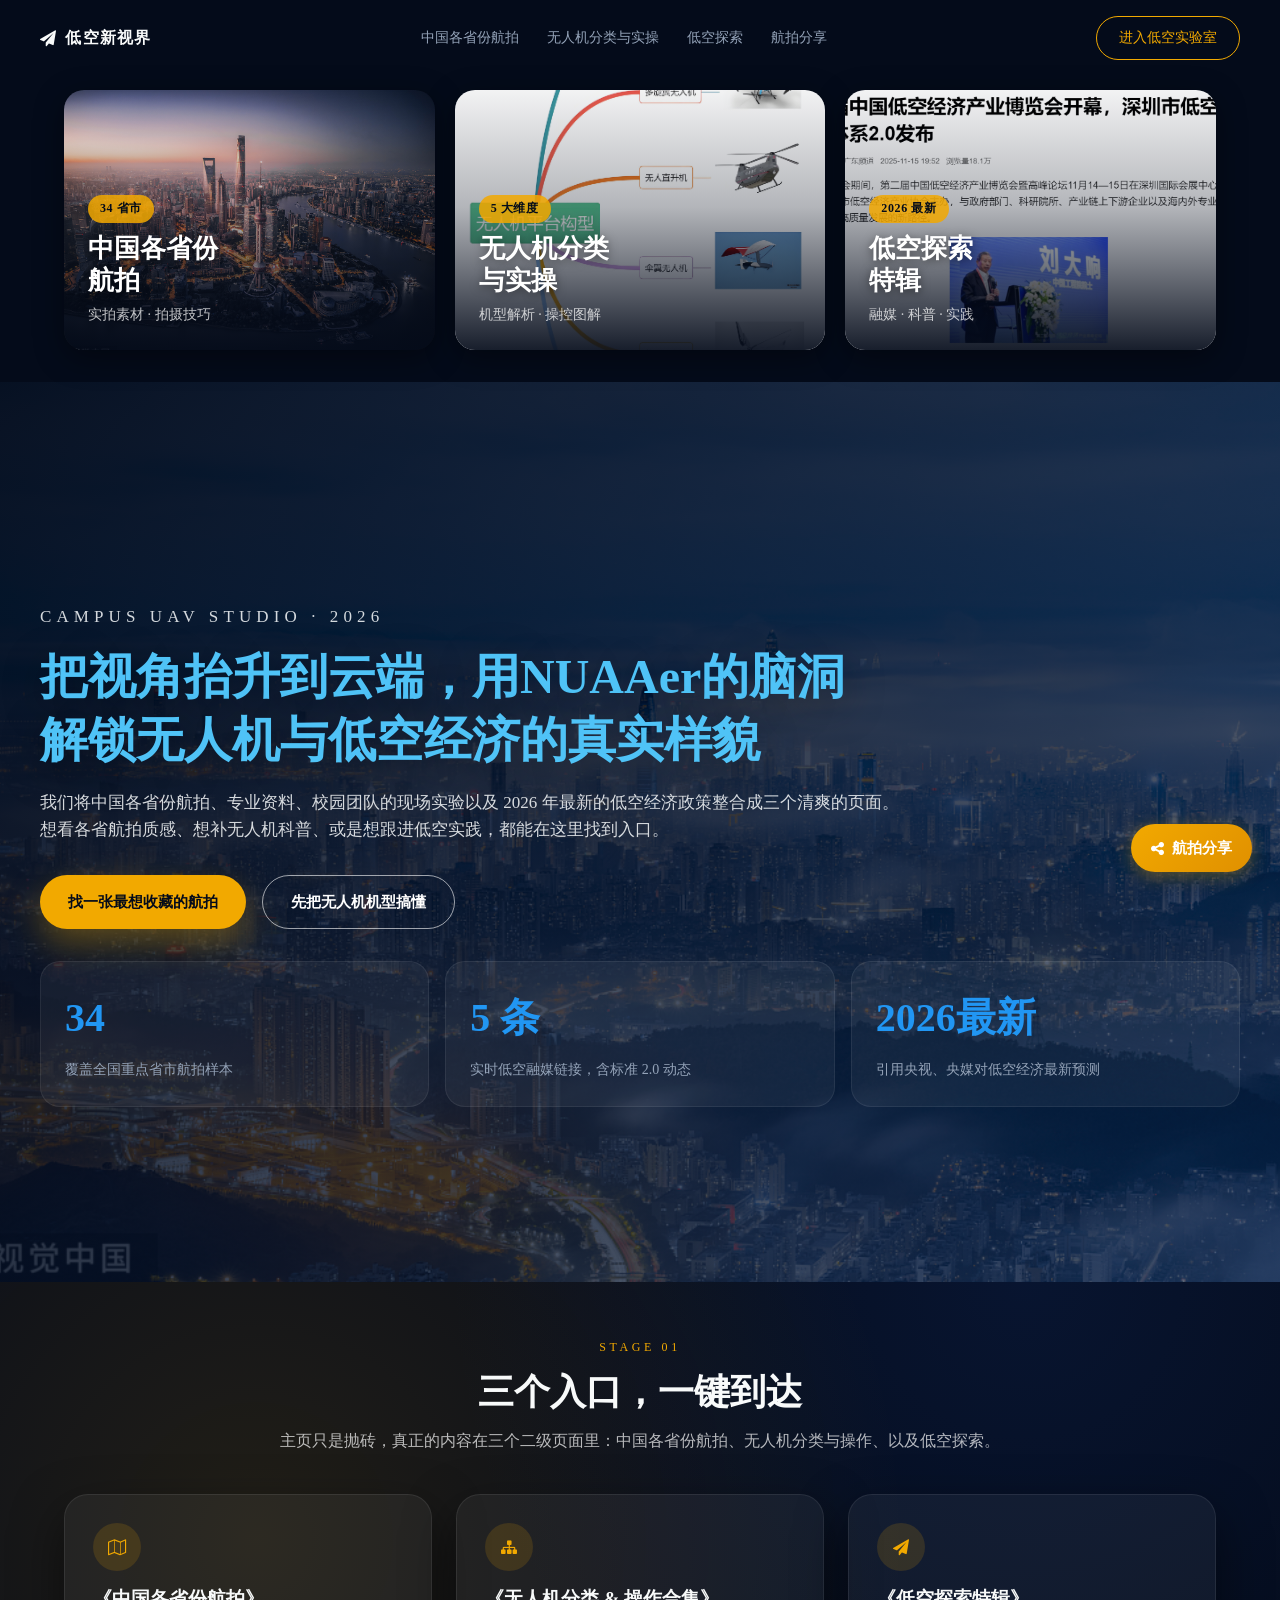
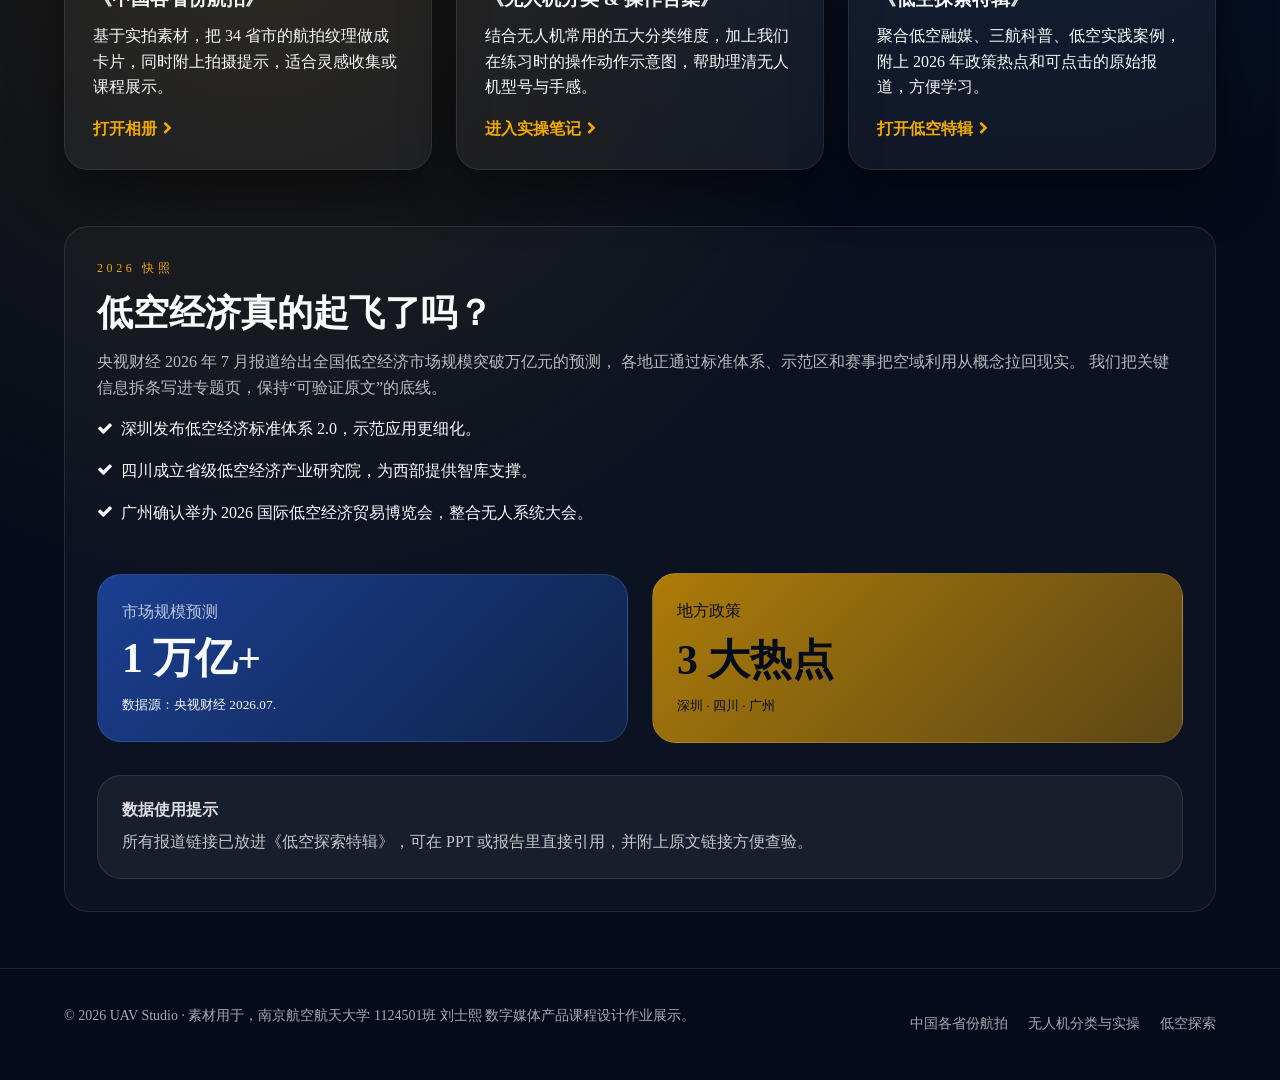
<file: index.html>
<!DOCTYPE html>
<html lang="zh-CN">
<head>
  <meta charset="UTF-8">
  <meta name="viewport" content="width=device-width, initial-scale=1.0">
  <title>低空新视界 - 无人机创研营</title>
  <link rel="stylesheet" href="font-awesome.min.css">
  <link rel="stylesheet" href="styles.css">
  <style>
    .hero-bg {
      background-image: linear-gradient(140deg, rgba(4,11,26,0.95), rgba(6,26,60,0.65)),
        url('images/第二页/广东深圳.jpg');
      background-size: cover;
      background-position: center;
    }
    .section-divider {
      position: relative;
    }
    .section-divider::before {
      content: "";
      position: absolute;
      inset: 0;
      background: radial-gradient(circle at 20% 20%, rgba(242,169,0,0.12), transparent 45%),
                  radial-gradient(circle at 80% 0%, rgba(31,75,173,0.15), transparent 35%);
      z-index: 0;
    }
    .section-divider > .container {
      position: relative;
      z-index: 1;
    }
    .check-list p {
      display: flex;
      align-items: flex-start;
      gap: 0.5rem;
    }
    .check-list i {
      color: var(--color-accent);
      margin-top: 0.2rem;
    }
  </style>
</head>
<body class="page page-index">
  <nav id="site-nav" class="site-nav">
    <div class="container nav-inner">
      <a href="index.html" class="brand">
        <i class="fa fa-paper-plane" aria-hidden="true"></i>
        低空新视界
      </a>
      <div class="nav-links">
        <a href="province.html">中国各省份航拍</a>
        <a href="categories.html">无人机分类与实操</a>
        <a href="explore.html">低空探索</a>
        <a href="share.html">航拍分享</a>
      </div>
      <a href="explore.html" class="nav-cta">进入低空实验室</a>
    </div>
  </nav>

  <!-- ===== 顶部三分布导航卡片（模仿参考图） ===== -->
  <section class="top-three-nav">
    <div class="container">
      <div class="top-three-grid">
        <!-- 卡片1：中国各省份航拍 -->
        <a href="province.html" class="top-nav-card">
          <div class="top-nav-card-img" style="background-image: url('images/第二页/上海.jpg');">
            <div class="top-nav-card-overlay">
              <span class="top-nav-badge">34 省市</span>
              <h2>中国各省份<br>航拍</h2>
              <p>实拍素材 · 拍摄技巧</p>
            </div>
          </div>
        </a>
        <!-- 卡片2：无人机分类与实操 -->
        <a href="categories.html" class="top-nav-card">
          <div class="top-nav-card-img" style="background-image: url('images/无人机分类/按平台构型分/平台构型分类.jpg');">
            <div class="top-nav-card-overlay">
              <span class="top-nav-badge">5 大维度</span>
              <h2>无人机分类<br>与实操</h2>
              <p>机型解析 · 操控图解</p>
            </div>
          </div>
        </a>
        <!-- 卡片3：低空探索 -->
        <a href="explore.html" class="top-nav-card">
          <div class="top-nav-card-img" style="background-image: url('images/低空融媒/new1.png');">
            <div class="top-nav-card-overlay">
              <span class="top-nav-badge">2026 最新</span>
              <h2>低空探索<br>特辑</h2>
              <p>融媒 · 科普 · 实践</p>
            </div>
          </div>
        </a>
      </div>
    </div>
  </section>

  <header class="hero hero-full hero-bg">
     <style>
       /* 仅修改h1大字和数据数字颜色，其他样式不改动 */
       .hero-content h1 {
         color: #4fc3f7; /* 蓝色系-天空蓝（大字） */
       }
       .stat-card p {
         color: #2196f3; /* 蓝色系-经典蓝（数字） */
       }
     </style>
     <div class="container hero-content">
       <p class="hero-tag">Campus UAV Studio · 2026</p >
       <h1>
         把视角抬升到云端，用NUAAer的脑洞
         <br>解锁无人机与低空经济的真实样貌
       </h1>
       <p>
         我们将中国各省份航拍、专业资料、校园团队的现场实验以及 2026 年最新的低空经济政策整合成三个清爽的页面。<br>
         想看各省航拍质感、想补无人机科普、或是想跟进低空实践，都能在这里找到入口。
       </p >
       <div class="button-row">
         <a href="province.html" class="button button-primary">找一张最想收藏的航拍</a >
         <a href="categories.html" class="button button-outline">先把无人机机型搞懂</a >
       </div>
       <div class="stats-grid">
         <article class="stat-card">
           <p>34</p >
           <span>覆盖全国重点省市航拍样本</span>
         </article>
         <article class="stat-card">
           <p>5 条</p >
           <span>实时低空融媒链接，含标准 2.0 动态</span>
         </article>
         <article class="stat-card">
           <p>2026最新</p >
           <span>引用央视、央媒对低空经济最新预测</span>
         </article>
       </div>
     </div>
   </header>

  <main class="section-divider">
    <div class="container">
      <section class="section">
        <div class="section-intro">
          <p class="section-label">Stage 01</p>
          <h2 class="section-title">三个入口，一键到达</h2>
          <p class="section-description">
            主页只是抛砖，真正的内容在三个二级页面里：中国各省份航拍、无人机分类与操作、以及低空探索。
          </p>
        </div>
        <div class="grid-auto">
          <article class="glass-panel">
            <span class="icon-circle"><i class="fa fa-map-o" aria-hidden="true"></i></span>
            <h3>《中国各省份航拍》</h3>
            <p>
              基于实拍素材，把 34 省市的航拍纹理做成卡片，同时附上拍摄提示，适合灵感收集或课程展示。
            </p>
            <a href="province.html" class="link-accent">
              打开相册 <i class="fa fa-chevron-right" aria-hidden="true"></i>
            </a>
          </article>

          <article class="glass-panel">
            <span class="icon-circle"><i class="fa fa-sitemap" aria-hidden="true"></i></span>
            <h3>《无人机分类 & 操作合集》</h3>
            <p>
              结合无人机常用的五大分类维度，加上我们在练习时的操作动作示意图，帮助理清无人机型号与手感。
            </p>
            <a href="categories.html" class="link-accent">
              进入实操笔记 <i class="fa fa-chevron-right" aria-hidden="true"></i>
            </a>
          </article>

          <article class="glass-panel">
            <span class="icon-circle"><i class="fa fa-paper-plane" aria-hidden="true"></i></span>
            <h3>《低空探索特辑》</h3>
            <p>
              聚合低空融媒、三航科普、低空实践案例，附上 2026 年政策热点和可点击的原始报道，方便学习。
            </p>
            <a href="explore.html" class="link-accent">
              打开低空特辑 <i class="fa fa-chevron-right" aria-hidden="true"></i>
            </a>
          </article>
        </div>
      </section>

      <section class="section">
        <div class="highlight-card">
          <div>
            <p class="section-label">2026 快照</p>
            <h3 class="section-title">低空经济真的起飞了吗？</h3>
            <p class="section-description">
              央视财经 2026 年 7 月报道给出全国低空经济市场规模突破万亿元的预测，
              各地正通过标准体系、示范区和赛事把空域利用从概念拉回现实。
              我们把关键信息拆条写进专题页，保持“可验证原文”的底线。
            </p>
            <div class="check-list">
              <p><i class="fa fa-check" aria-hidden="true"></i><span>深圳发布低空经济标准体系 2.0，示范应用更细化。</span></p>
              <p><i class="fa fa-check" aria-hidden="true"></i><span>四川成立省级低空经济产业研究院，为西部提供智库支撑。</span></p>
              <p><i class="fa fa-check" aria-hidden="true"></i><span>广州确认举办 2026 国际低空经济贸易博览会，整合无人系统大会。</span></p>
            </div>
          </div>
          <div class="two-column">
            <div class="metric-card">
              <p class="section-description" style="margin:0 0 0.4rem;">市场规模预测</p>
              <h4 style="margin:0 0 0.4rem;font-size:2.6rem;">1 万亿+</h4>
              <small>数据源：央视财经 2026.07.</small>
            </div>
            <div class="metric-card alt">
              <p style="margin:0 0 0.6rem;">地方政策</p>
              <h4 style="margin:0 0 0.3rem;font-size:2.6rem;">3 大热点</h4>
              <small>深圳 · 四川 · 广州</small>
            </div>
          </div>
          <div class="metric-card" style="background:rgba(255,255,255,0.05);color:rgba(255,255,255,0.85);">
            <h4 style="margin:0 0 0.5rem;">数据使用提示</h4>
            <p style="margin:0;color:rgba(255,255,255,0.75);">
              所有报道链接已放进《低空探索特辑》，可在 PPT 或报告里直接引用，并附上原文链接方便查验。
            </p>
          </div>
        </div>
      </section>
    </div>
  </main>

  <footer class="footer">
    <div class="container footer-inner">
      <p>© 2026 UAV Studio · 素材用于，南京航空航天大学 1124501班 刘士熙 数字媒体产品课程设计作业展示。</p>
      <div class="footer-links">
        <a href="province.html">中国各省份航拍</a>
        <a href="categories.html">无人机分类与实操</a>
        <a href="explore.html">低空探索</a>
      </div>
    </div>
  </footer>

  <script>
    const nav = document.getElementById('site-nav');
    window.addEventListener('scroll', () => {
      nav.classList.toggle('nav-scrolled', window.scrollY > 30);
    });
  </script>

  <!-- 右下角快捷按钮 -->
  <a href="share.html" style="position:fixed;bottom:28px;right:28px;z-index:999;display:flex;align-items:center;gap:8px;padding:12px 20px;background:linear-gradient(135deg,#f2a900,#e09000);color:#fff;border-radius:28px;text-decoration:none;font-size:15px;font-weight:600;box-shadow:0 4px 18px rgba(242,169,0,0.35);transition:transform 0.2s,box-shadow 0.2s;" onmouseover="this.style.transform='scale(1.06)';this.style.boxShadow='0 6px 24px rgba(242,169,0,0.5)'" onmouseout="this.style.transform='scale(1)';this.style.boxShadow='0 4px 18px rgba(242,169,0,0.35)'">
    <i class="fa fa-share-alt" aria-hidden="true"></i> 航拍分享
  </a>

</body>
</html>
</file>
<file: styles.css>
/* Google Fonts removed — blocked in China. Using system font stack instead. */
/* Inter → system sans-serif; Noto Sans SC → system Chinese fonts */

* {
  box-sizing: border-box;
}

body {
  margin: 0;
  min-height: 100vh;
  font-family: "FangSong", "仿宋", "STFangsong", "华文仿宋", "Noto Serif SC", "Source Han Serif SC", "SimSun", "宋体", serif;
  line-height: 1.6;
  background-color: #040b1a;
  color: #f8fafa;
}

img {
  display: block;
  max-width: 100%;
  height: auto;
}

a {
  color: inherit;
  text-decoration: none;
}

p {
  margin: 0 0 16px;
}

h1, h2, h3, h4, h5, h6 {
  margin: 0 0 12px;
  line-height: 1.3;
}

.page {
  background-color: #040b1a;
}

.page-province {
  background-color: #030a1b;
}

.page-categories {
  background-color: #020814;
}

.page-explore {
  background-color: #030717;
}

.container {
  width: 100%;
  max-width: 1200px;
  margin: 0 auto;
  padding: 0 24px;
}

.site-nav {
  position: fixed;
  top: 0;
  left: 0;
  right: 0;
  z-index: 50;
  transition: background-color 0.25s ease, box-shadow 0.25s ease;
}

.nav-inner {
  display: flex;
  align-items: center;
  justify-content: space-between;
  padding: 16px 0;
}

.brand {
  font-weight: 600;
  letter-spacing: 0.08em;
  display: flex;
  align-items: center;
  gap: 8px;
}

.nav-links {
  display: none;
  gap: 28px;
  font-size: 14px;
  color: #94a3b8;
}

.nav-links a:hover,
.nav-links a.is-active {
  color: #f2a900;
}

.nav-cta {
  border: 1px solid #f2a900;
  border-radius: 999px;
  padding: 10px 22px;
  font-size: 14px;
  color: #f2a900;
  transition: transform 0.25s ease, box-shadow 0.25s ease;
}

.nav-cta:hover {
  transform: translateY(-2px);
  box-shadow: 0 10px 25px rgba(242, 169, 0, 0.35);
}

.nav-scrolled {
  background-color: rgba(4, 11, 26, 0.95);
  box-shadow: 0 8px 24px rgba(0, 0, 0, 0.35);
}

@media (min-width: 768px) {
  .nav-links {
    display: flex;
  }
}

/* ===== 顶部三分布导航卡片 ===== */
.top-three-nav {
  padding-top: 90px;
  padding-bottom: 32px;
}

.top-three-grid {
  display: grid;
  gap: 20px;
  grid-template-columns: 1fr;
}

@media (min-width: 768px) {
  .top-three-grid {
    grid-template-columns: repeat(3, 1fr);
  }
}

.top-nav-card {
  display: block;
  border-radius: 20px;
  overflow: hidden;
  text-decoration: none;
  color: #fff;
  transition: transform 0.3s ease, box-shadow 0.3s ease;
  box-shadow: 0 8px 30px rgba(0, 0, 0, 0.4);
  cursor: pointer;
}

.top-nav-card:hover {
  transform: translateY(-6px);
  box-shadow: 0 18px 45px rgba(0, 0, 0, 0.55);
}

.top-nav-card-img {
  height: 260px;
  background-size: cover;
  background-position: center;
  position: relative;
  transition: transform 0.4s ease;
}

.top-nav-card:hover .top-nav-card-img {
  transform: scale(1.05);
}

.top-nav-card-overlay {
  position: absolute;
  inset: 0;
  background: linear-gradient(0deg, rgba(4,11,26,0.92) 0%, rgba(4,11,26,0.3) 55%, rgba(4,11,26,0.05) 100%);
  display: flex;
  flex-direction: column;
  justify-content: flex-end;
  padding: 24px;
}

.top-nav-badge {
  display: inline-block;
  background: rgba(242, 169, 0, 0.85);
  color: #040b1a;
  font-size: 12px;
  font-weight: 700;
  padding: 4px 12px;
  border-radius: 20px;
  margin-bottom: 10px;
  align-self: flex-start;
  letter-spacing: 0.05em;
}

.top-nav-card-overlay h2 {
  font-size: 26px;
  font-weight: 700;
  margin: 0 0 6px;
  line-height: 1.25;
  text-shadow: 0 2px 10px rgba(0,0,0,0.5);
}

.top-nav-card-overlay p {
  font-size: 14px;
  color: rgba(255,255,255,0.75);
  margin: 0;
}

.hero {
  padding-top: 110px;
  padding-bottom: 48px;
}

.hero-full {
  min-height: 100vh;
  display: flex;
  align-items: center;
}

.hero-content {
  padding: 32px 0 48px;
}

.hero-tag {
  letter-spacing: 0.3em;
  font-size: 12px;
  text-transform: uppercase;
  color: #94a3b8;
  margin-bottom: 16px;
}

.hero h1 {
  font-size: 48px;
  margin-bottom: 18px;
  text-shadow: 0 10px 40px rgba(0, 0, 0, 0.35);
}

.hero p {
  font-size: 17px;
  color: rgba(248, 250, 252, 0.85);
}

.button-row {
  display: flex;
  flex-wrap: wrap;
  gap: 16px;
  margin-top: 32px;
}

.button {
  border: none;
  border-radius: 999px;
  padding: 14px 28px;
  font-size: 15px;
  font-weight: 600;
  cursor: pointer;
  display: inline-flex;
  align-items: center;
  justify-content: center;
  gap: 8px;
  transition: transform 0.25s ease, box-shadow 0.25s ease;
}

.button-primary {
  background-color: #f2a900;
  color: #040b1a;
  box-shadow: 0 15px 35px rgba(242, 169, 0, 0.35);
}

.button-outline {
  border: 1px solid rgba(255, 255, 255, 0.6);
  background-color: transparent;
  color: #fff;
}

.button:hover {
  transform: translateY(-2px);
}

.stats-grid {
  margin-top: 32px;
  display: grid;
  gap: 16px;
}

.stat-card {
  border-radius: 20px;
  padding: 24px;
  background: rgba(255, 255, 255, 0.05);
  border: 1px solid rgba(255, 255, 255, 0.07);
}

.stat-card p {
  font-size: 40px;
  font-weight: 700;
  margin-bottom: 6px;
}

.stat-card span {
  font-size: 14px;
  color: #94a3b8;
}

@media (min-width: 768px) {
  .stats-grid {
    grid-template-columns: repeat(3, 1fr);
  }
}

.section {
  padding: 56px 0;
}

.section + .section {
  padding-top: 0;
}

.section-intro {
  text-align: center;
  max-width: 720px;
  margin: 0 auto 40px;
}

.section-label {
  font-size: 12px;
  letter-spacing: 0.3em;
  text-transform: uppercase;
  color: #f2a900;
  margin-bottom: 12px;
}

.section-title {
  font-size: 36px;
  font-weight: 700;
  margin-bottom: 12px;
}

.section-description {
  color: rgba(255, 255, 255, 0.7);
}

.grid-auto,
.grid-two,
.grid-three {
  display: grid;
  gap: 24px;
}

@media (min-width: 640px) {
  .grid-auto {
    grid-template-columns: repeat(2, 1fr);
  }
}

@media (min-width: 1024px) {
  .grid-auto {
    grid-template-columns: repeat(3, 1fr);
  }
}

@media (min-width: 768px) {
  .grid-two {
    grid-template-columns: repeat(2, 1fr);
  }
}

@media (min-width: 1024px) {
  .grid-three {
    grid-template-columns: repeat(3, 1fr);
  }
}

.glass-panel {
  background: rgba(255, 255, 255, 0.05);
  border: 1px solid rgba(255, 255, 255, 0.08);
  border-radius: 24px;
  padding: 28px;
  box-shadow: 0 20px 50px rgba(0, 0, 0, 0.5);
  display: flex;
  flex-direction: column;
  height: 100%;
}

.icon-circle {
  width: 48px;
  height: 48px;
  border-radius: 50%;
  background: rgba(242, 169, 0, 0.15);
  display: inline-flex;
  align-items: center;
  justify-content: center;
  color: #f2a900;
  margin-bottom: 16px;
}

.link-accent {
  color: #f2a900;
  display: inline-flex;
  align-items: center;
  gap: 6px;
  font-weight: 600;
  margin-top: auto;
}

.link-accent .fa {
  font-size: 13px;
}

.highlight-card {
  background: rgba(255, 255, 255, 0.03);
  border-radius: 24px;
  padding: 32px;
  border: 1px solid rgba(255, 255, 255, 0.1);
  display: grid;
  gap: 32px;
}

.two-column {
  display: grid;
  gap: 24px;
}

@media (min-width: 960px) {
  .two-column {
    grid-template-columns: repeat(2, 1fr);
    align-items: center;
  }
}

.metric-card {
  border-radius: 24px;
  padding: 24px;
  border: 1px solid rgba(255, 255, 255, 0.1);
  background: linear-gradient(135deg, rgba(31, 75, 173, 0.8), rgba(31, 75, 173, 0.3));
}

.metric-card.alt {
  background: linear-gradient(135deg, rgba(242, 169, 0, 0.7), rgba(242, 169, 0, 0.35));
  color: #040b1a;
}

.section-header {
  display: flex;
  flex-direction: column;
  gap: 12px;
  margin-bottom: 36px;
}

@media (min-width: 768px) {
  .section-header {
    flex-direction: row;
    align-items: center;
    justify-content: space-between;
  }
}

.gallery-grid {
  display: grid;
  gap: 24px;
}

@media (min-width: 640px) {
  .gallery-grid {
    grid-template-columns: repeat(2, 1fr);
  }
}

@media (min-width: 1024px) {
  .gallery-grid {
    grid-template-columns: repeat(3, 1fr);
  }
}

.gallery-card {
  background: rgba(255, 255, 255, 0.03);
  border: 1px solid rgba(255, 255, 255, 0.08);
  border-radius: 20px;
  overflow: hidden;
}

.gallery-card img {
  height: 190px;
  width: 100%;
  object-fit: cover;
}

.gallery-card .card-body {
  padding: 20px;
}

.gallery-card h3 {
  font-size: 20px;
  margin-bottom: 6px;
}

.gallery-card p {
  color: rgba(255, 255, 255, 0.75);
  font-size: 14px;
}

.card-grid {
  display: grid;
  gap: 24px;
}

@media (min-width: 768px) {
  .card-grid {
    grid-template-columns: repeat(2, 1fr);
  }
}

.classification-card {
  background: linear-gradient(145deg, rgba(17, 34, 64, 0.9), rgba(3, 10, 26, 0.9));
  border: 1px solid rgba(255, 255, 255, 0.08);
  border-radius: 22px;
  padding: 24px;
  display: flex;
  flex-direction: column;
  gap: 16px;
}

.classification-card img,
.operation-card img {
  border-radius: 18px;
  height: 200px;
  object-fit: cover;
  width: 100%;
}

.operation-card {
  background: rgba(255, 255, 255, 0.03);
  border: 1px solid rgba(255, 255, 255, 0.05);
  border-radius: 18px;
  padding: 24px;
  display: flex;
  flex-direction: column;
  gap: 16px;
}

@media (min-width: 768px) {
  .operation-card {
    flex-direction: row;
  }

  .operation-card img {
    width: 160px;
    height: 160px;
  }
}

.cta-card {
  background: rgba(255, 255, 255, 0.05);
  border: 1px solid rgba(255, 255, 255, 0.08);
  border-radius: 24px;
  padding: 32px;
  display: flex;
  flex-direction: column;
  gap: 20px;
}

.cta-card a {
  align-self: flex-start;
}

.lightbox {
  position: fixed;
  top: 0;
  left: 0;
  right: 0;
  bottom: 0;
  background: rgba(0, 0, 0, 0.8);
  display: flex;
  align-items: center;
  justify-content: center;
  padding: 32px;
  opacity: 0;
  pointer-events: none;
  transition: opacity 0.2s ease;
  z-index: 100;
}

.lightbox.is-visible {
  opacity: 1;
  pointer-events: auto;
}

.lightbox img {
  max-width: 90vw;
  max-height: 80vh;
  border-radius: 20px;
  box-shadow: 0 20px 60px rgba(0, 0, 0, 0.6);
}

.lightbox-close {
  position: absolute;
  top: 24px;
  right: 24px;
  background: rgba(0, 0, 0, 0.6);
  color: #fff;
  border: 1px solid rgba(255, 255, 255, 0.3);
  border-radius: 50%;
  width: 44px;
  height: 44px;
  font-size: 18px;
  display: flex;
  align-items: center;
  justify-content: center;
  cursor: pointer;
}

body.lightbox-open {
  overflow: hidden;
}

.media-card {
  border: 1px solid transparent;
  border-radius: 22px;
  overflow: hidden;
  background: rgba(255, 255, 255, 0.03);
  display: block;
}

.media-card img {
  height: 230px;
  width: 100%;
  object-fit: cover;
}

.media-card .card-body {
  padding: 24px;
}

.media-meta {
  font-size: 12px;
  letter-spacing: 0.2em;
  color: #94a3b8;
  text-transform: uppercase;
}

.science-grid,
.practice-grid {
  display: grid;
  gap: 24px;
}

@media (min-width: 992px) {
  .science-grid {
    grid-template-columns: repeat(3, 1fr);
  }
}

@media (min-width: 768px) {
  .practice-grid {
    grid-template-columns: repeat(2, 1fr);
  }
}

.practice-card {
  background: rgba(255, 255, 255, 0.04);
  border: 1px solid rgba(255, 255, 255, 0.08);
  border-radius: 22px;
  padding: 28px;
  height: 100%;
}

.practice-card ul {
  list-style: none;
  padding: 0;
  margin: 0;
  color: rgba(255, 255, 255, 0.75);
}

.practice-card li {
  margin-bottom: 10px;
}

.footer {
  border-top: 1px solid rgba(255, 255, 255, 0.1);
  padding: 36px 0;
  font-size: 14px;
  color: rgba(255, 255, 255, 0.65);
}

.footer-inner {
  display: flex;
  flex-direction: column;
  gap: 16px;
}

@media (min-width: 768px) {
  .footer-inner {
    flex-direction: row;
    justify-content: space-between;
    align-items: center;
  }
}

.footer-links {
  display: flex;
  gap: 20px;
}

.footer-links a:hover {
  color: #f2a900;
}
</file>
